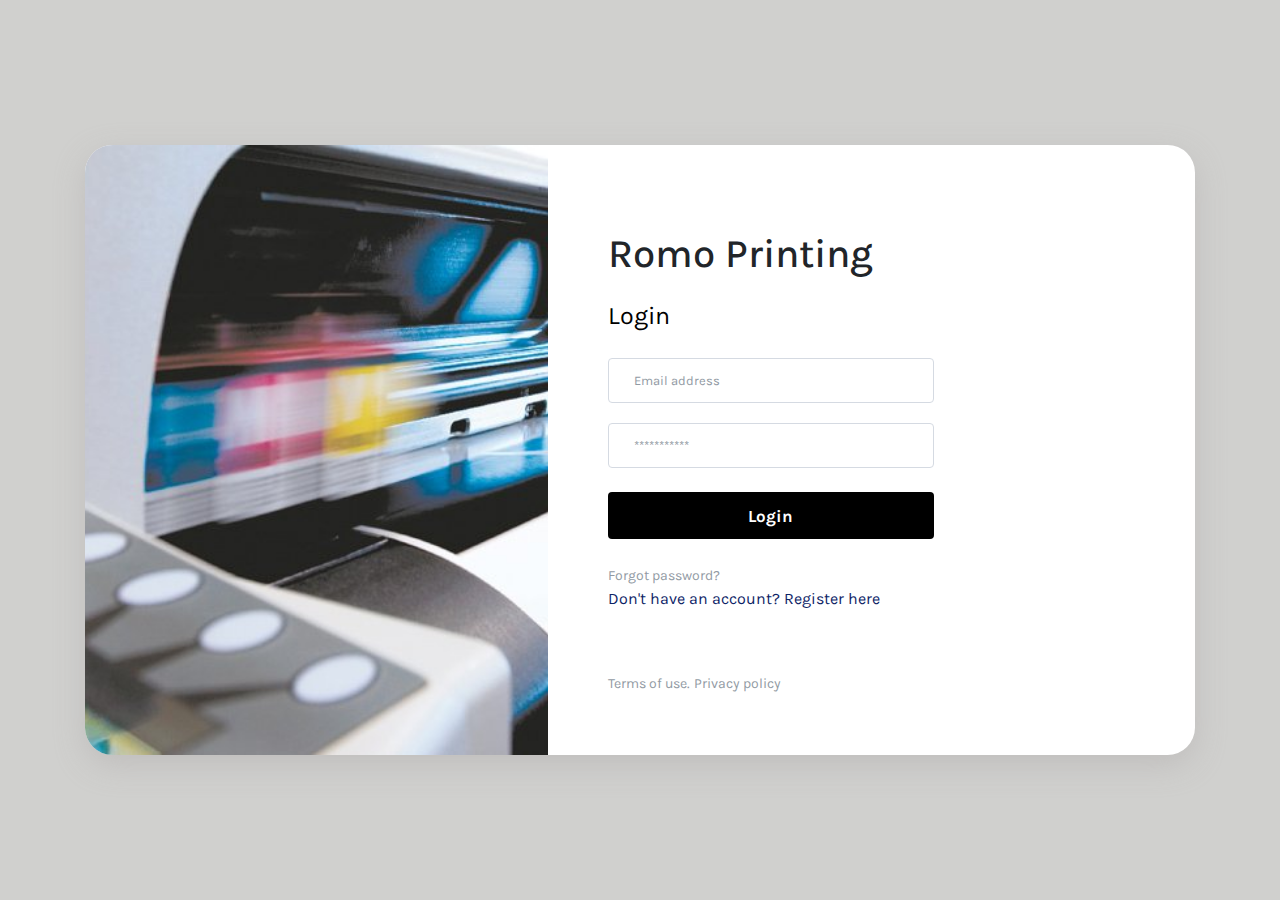
<file: app/Views/login.html>
<!DOCTYPE html>
<html lang="en">
<head>
  <meta charset="UTF-8">
  <meta name="viewport" content="width=device-width, initial-scale=1.0">
  <meta http-equiv="X-UA-Compatible" content="ie=edge">
  <title>Login Template</title>
  <link href="https://fonts.googleapis.com/css?family=Karla:400,700&display=swap" rel="stylesheet">
  <link rel="stylesheet" href="https://cdn.materialdesignicons.com/4.8.95/css/materialdesignicons.min.css">
  <link rel="stylesheet" href="https://stackpath.bootstrapcdn.com/bootstrap/4.4.1/css/bootstrap.min.css">
  <link rel="stylesheet" href="../../public/urbanui-login-template-free-2-38baaa875b8e/assets/css/login.css">
</head>
<body>
  <main class="d-flex align-items-center min-vh-100 py-3 py-md-0">
    <div class="container">
      <div class="card login-card">
        <div class="row no-gutters">
          <div class="col-md-5">
            <img src="../../public/urbanui-login-template-free-2-38baaa875b8e/assets/images/pr.jpg" alt="login" class="login-card-img">
          </div>
          <div class="col-md-7">
            <div class="card-body">
              <div class="brand-wrapper">
                <h1>Romo Printing</h1>
              </div>
              <p class="login-card-description">Login</p>
              <form action="#!">
                  <div class="form-group">
                    <label for="email" class="sr-only">Email</label>
                    <input type="email" name="email" id="email" class="form-control" placeholder="Email address">
                  </div>
                  <div class="form-group mb-4">
                    <label for="password" class="sr-only">Password</label>
                    <input type="password" name="password" id="password" class="form-control" placeholder="***********">
                  </div>
                  <input name="login" id="login" class="btn btn-block login-btn mb-4" type="button" value="Login">
                </form>
                <a href="#!" class="forgot-password-link">Forgot password?</a>
                <p class="login-card-footer-text">Don't have an account? <a href="#!" class="text-reset">Register here</a></p>
                <nav class="login-card-footer-nav">
                  <a href="#!">Terms of use.</a>
                  <a href="#!">Privacy policy</a>
                </nav>
            </div>
          </div>
        </div>
      </div>
      <!-- <div class="card login-card">
        <img src="assets/images/login.jpg" alt="login" class="login-card-img">
        <div class="card-body">
          <h2 class="login-card-title">Login</h2>
          <p class="login-card-description">Sign in to your account to continue.</p>
          <form action="#!">
            <div class="form-group">
              <label for="email" class="sr-only">Email</label>
              <input type="email" name="email" id="email" class="form-control" placeholder="Email">
            </div>
            <div class="form-group">
              <label for="password" class="sr-only">Password</label>
              <input type="password" name="password" id="password" class="form-control" placeholder="Password">
            </div>
            <div class="form-prompt-wrapper">
              <div class="custom-control custom-checkbox login-card-check-box">
                <input type="checkbox" class="custom-control-input" id="customCheck1">
                <label class="custom-control-label" for="customCheck1">Remember me</label>
              </div>              
              <a href="#!" class="text-reset">Forgot password?</a>
            </div>
            <input name="login" id="login" class="btn btn-block login-btn mb-4" type="button" value="Login">
          </form>
          <p class="login-card-footer-text">Don't have an account? <a href="#!" class="text-reset">Register here</a></p>
        </div>
      </div> -->
    </div>
  </main>
  <script src="https://code.jquery.com/jquery-3.4.1.min.js"></script>
  <script src="https://cdn.jsdelivr.net/npm/popper.js@1.16.0/dist/umd/popper.min.js"></script>
  <script src="https://stackpath.bootstrapcdn.com/bootstrap/4.4.1/js/bootstrap.min.js"></script>
</body>
</html>
</file>
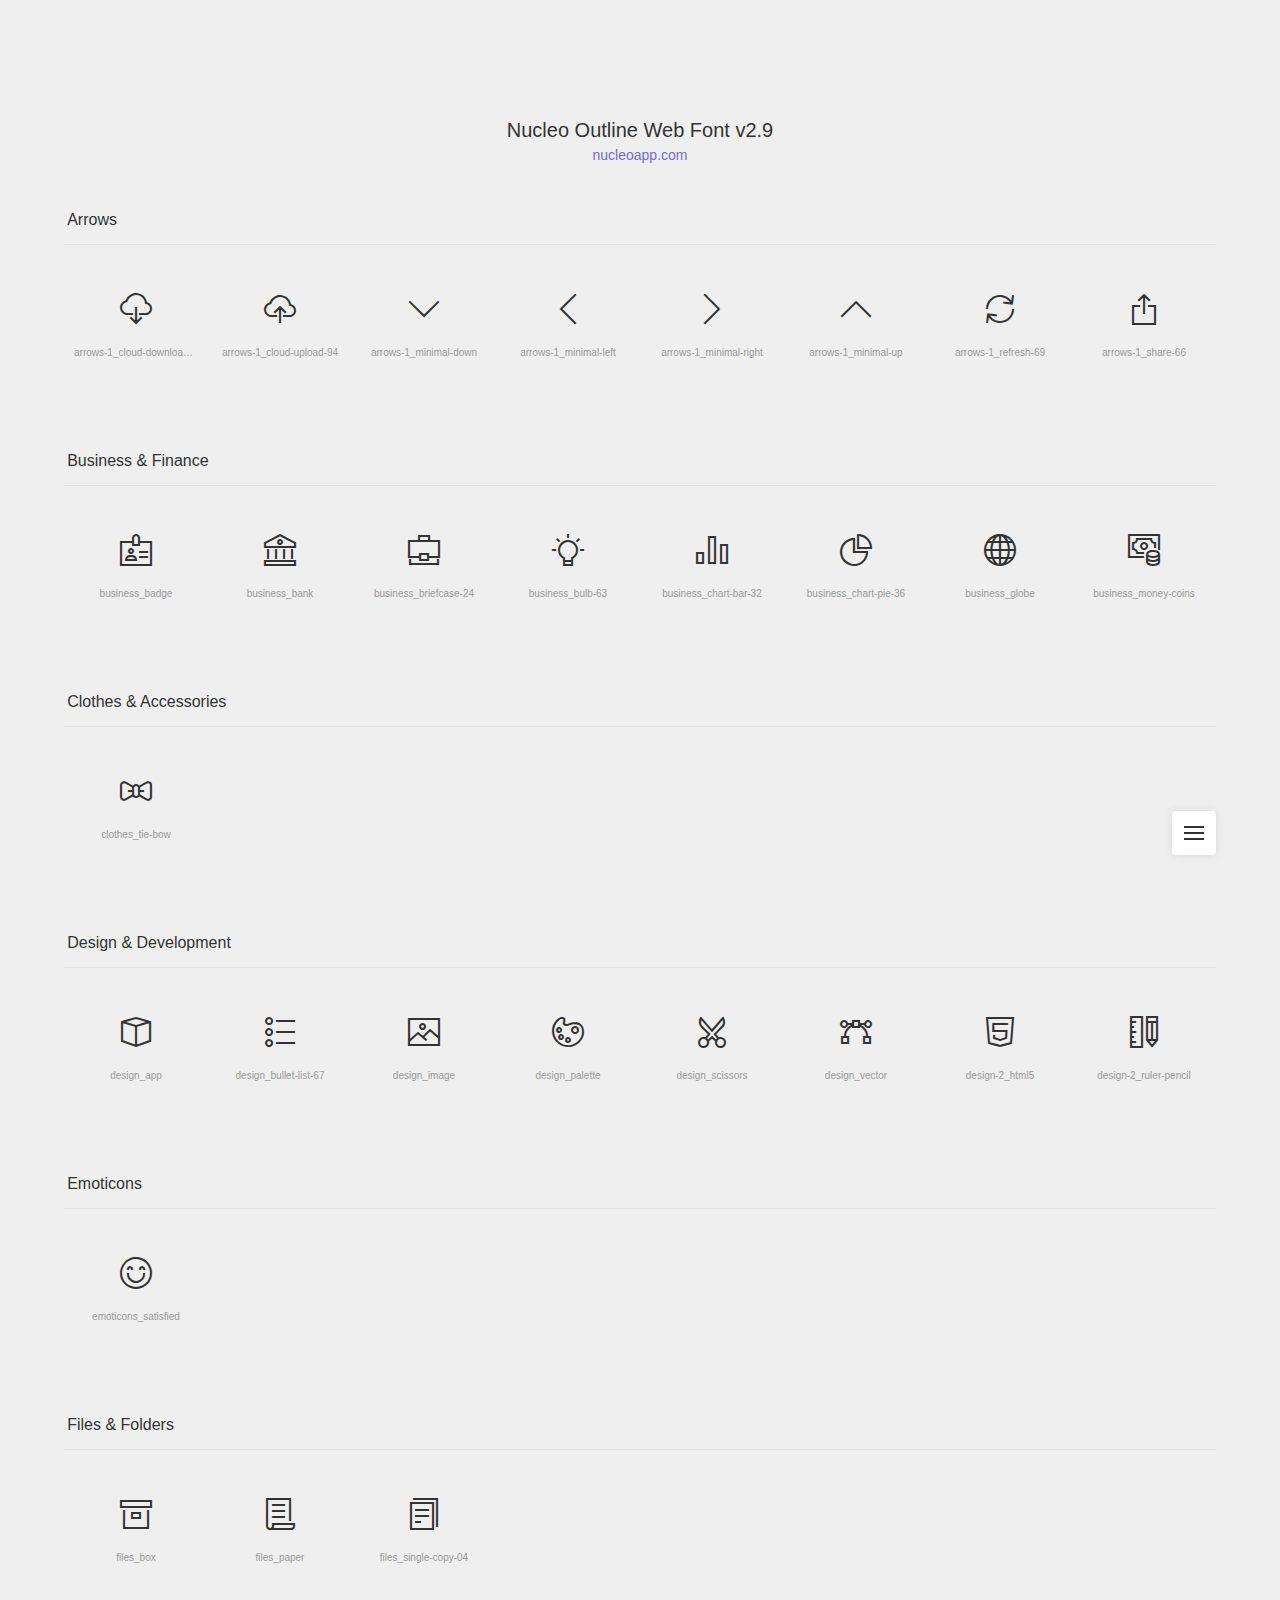
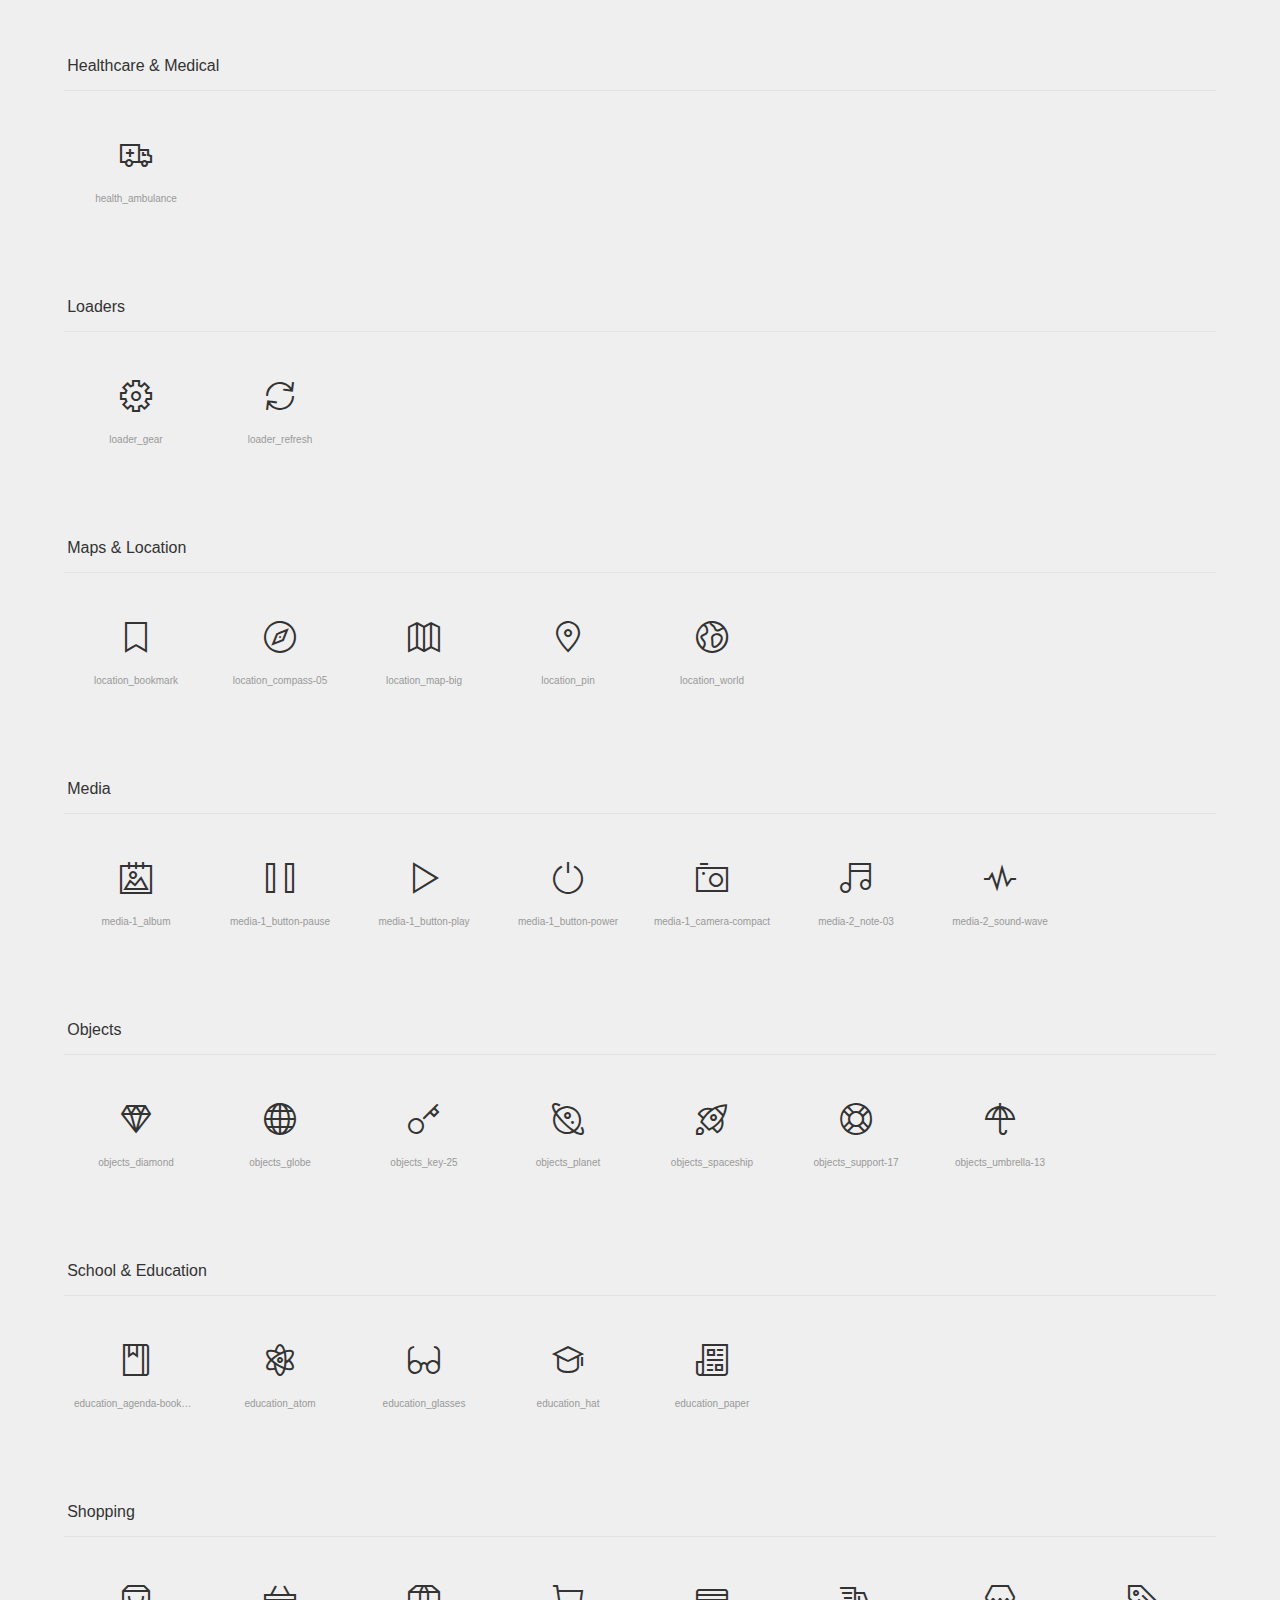
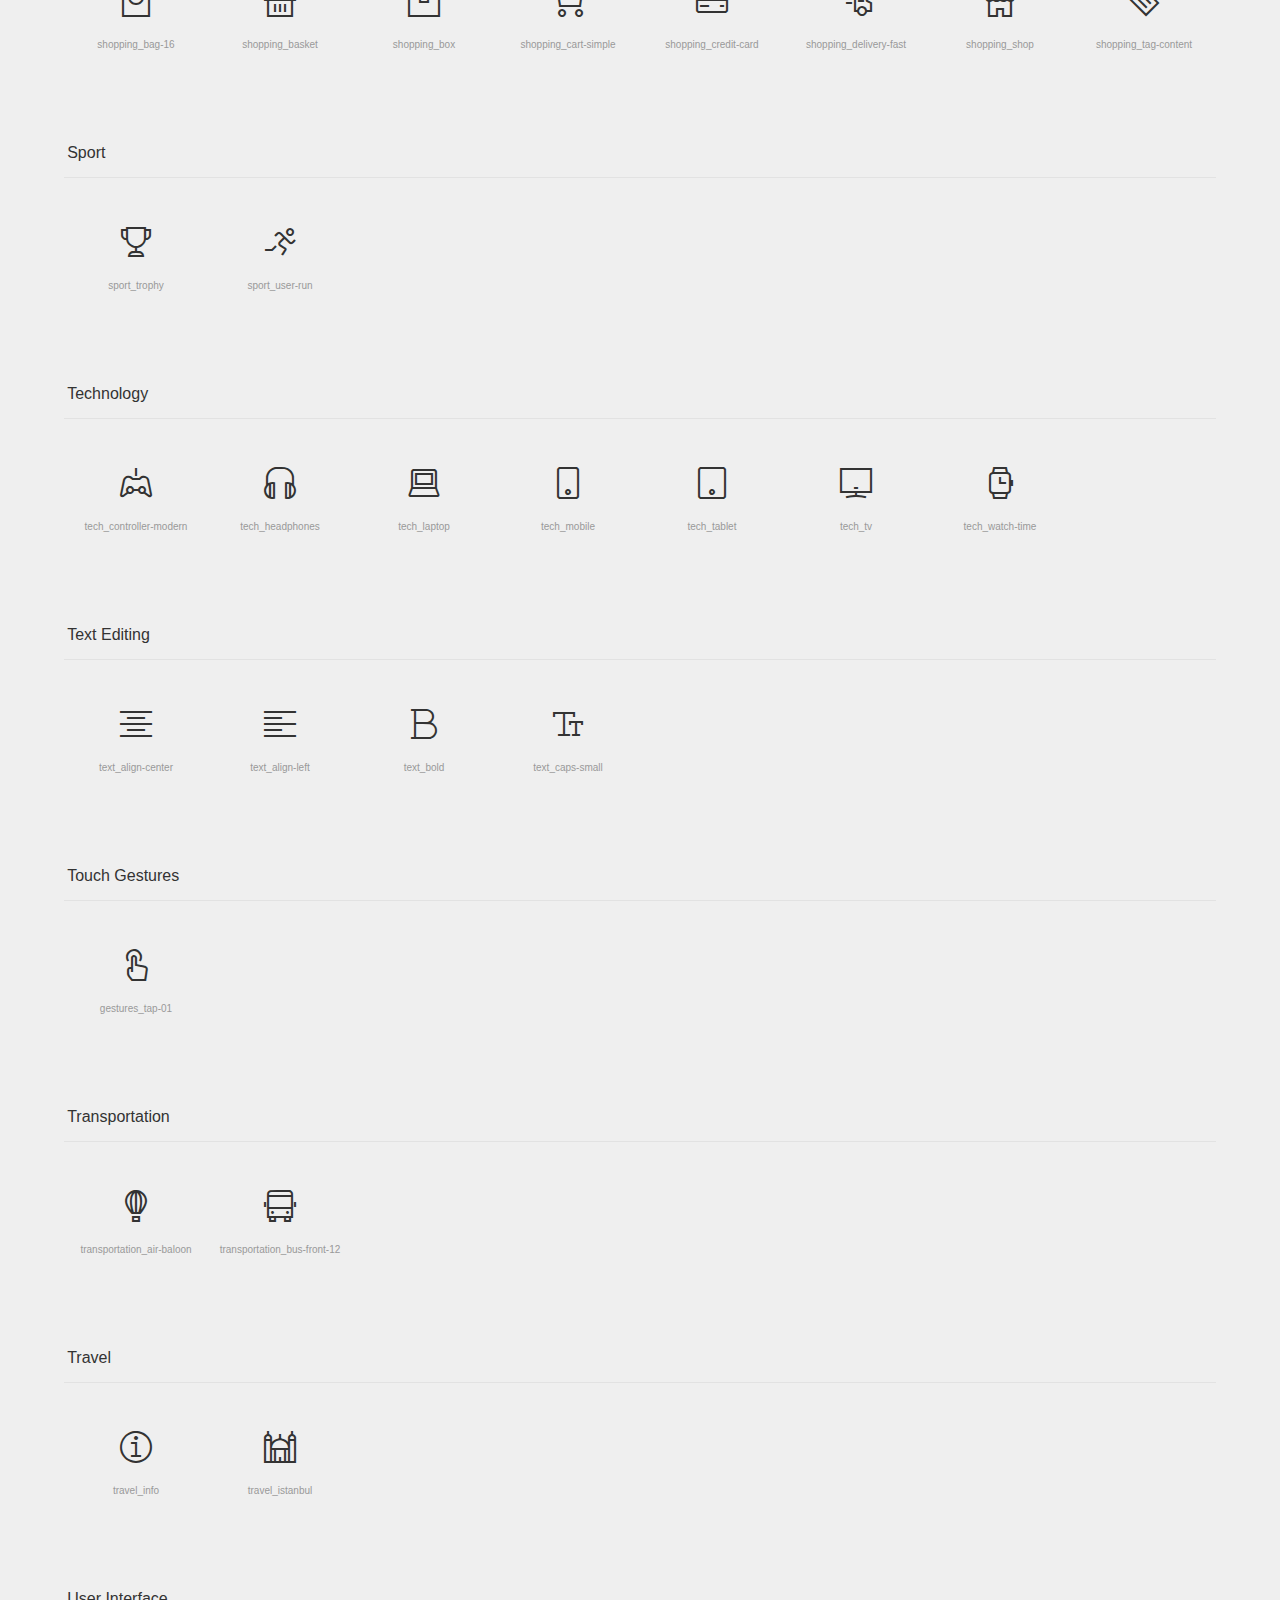
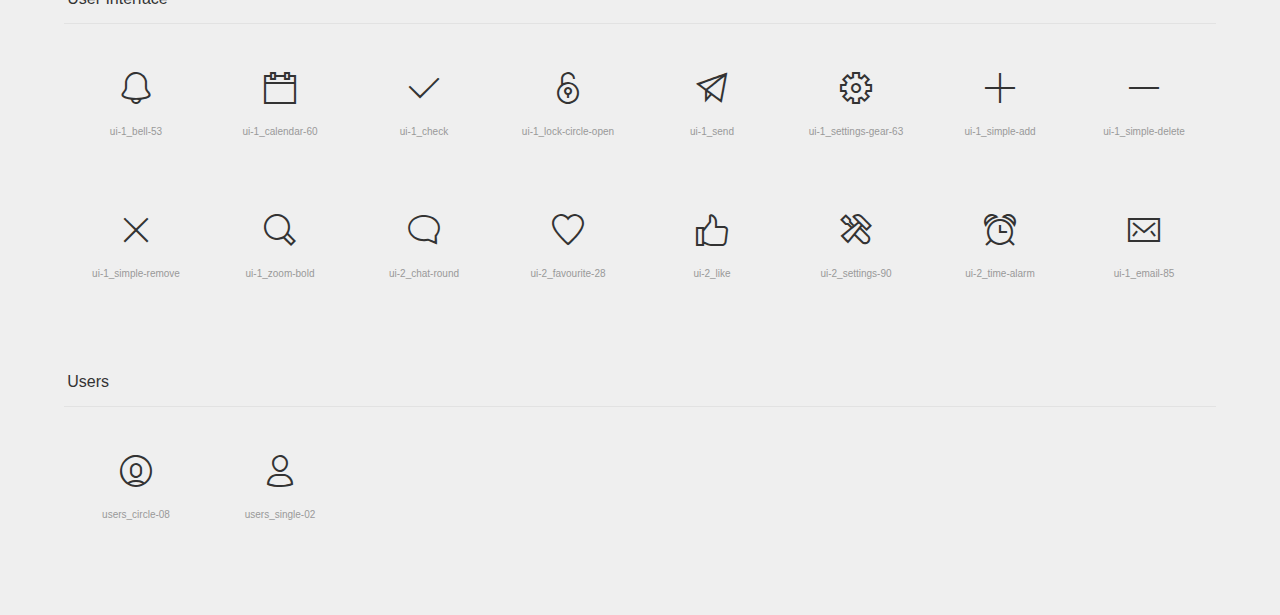
<file: public/now-ui-dashboard-master/nucleo-icons.html>
<!doctype html>
<html lang="en">

<head>
  <meta charset="UTF-8">
  <meta name="viewport" content="width=device-width, initial-scale=1">
  <link rel="stylesheet" href="./assets/css/now-ui-dashboard.css">
  <link rel="shortcut icon" href="./assets/img/favicon.png">
  <title>Nucleo Outline Web Font</title>
  <script src="https://code.jquery.com/jquery-3.3.1.min.js" integrity="sha256-FgpCb/KJQlLNfOu91ta32o/NMZxltwRo8QtmkMRdAu8=" crossorigin="anonymous"></script>
  <style media="screen">
    /* http://meyerweb.com/eric/tools/css/reset/
	 v2.0 | 20110126
	 License: none (public domain)
  */

    html,
    body,
    div,
    span,
    applet,
    object,
    iframe,
    h1,
    h2,
    h3,
    h4,
    h5,
    h6,
    p,
    blockquote,
    pre,
    a,
    abbr,
    acronym,
    address,
    big,
    cite,
    code,
    del,
    dfn,
    em,
    img,
    ins,
    kbd,
    q,
    s,
    samp,
    small,
    strike,
    strong,
    sub,
    sup,
    tt,
    var,
    b,
    u,
    i,
    center,
    dl,
    dt,
    dd,
    ol,
    ul,
    li,
    fieldset,
    form,
    label,
    legend,
    table,
    caption,
    tbody,
    tfoot,
    thead,
    tr,
    th,
    td,
    article,
    aside,
    canvas,
    details,
    embed,
    figure,
    figcaption,
    footer,
    header,
    hgroup,
    menu,
    nav,
    output,
    ruby,
    section,
    summary,
    time,
    mark,
    audio,
    video {
      margin: 0;
      padding: 0;
      border: 0;
      font-size: 100%;
      font: inherit;
      vertical-align: baseline;
    }

    /* HTML5 display-role reset for older browsers */
    article,
    aside,
    details,
    figcaption,
    figure,
    footer,
    header,
    hgroup,
    menu,
    nav,
    section,
    main {
      display: block;
    }

    body {
      line-height: 1;
    }

    ol,
    ul {
      list-style: none;
    }

    blockquote,
    q {
      quotes: none;
    }

    blockquote:before,
    blockquote:after,
    q:before,
    q:after {
      content: '';
      content: none;
    }

    table {
      border-collapse: collapse;
      border-spacing: 0;
    }



    /* --------------------------------

  Nucleo Outline Web Font - nucleoapp.com/
  License - nucleoapp.com/license/
  Created using IcoMoon - icomoon.io

  -------------------------------- */

    /* --------------------------------

  Primary style

  -------------------------------- */
    *,
    *::after,
    *::before {
      box-sizing: border-box;
    }

    html {
      font-size: 62.5%;
    }

    body {
      font-size: 1.6rem;
      font-family: sans-serif;
      color: #333333;
      background: #efefef;
    }

    a {
      color: #766acf;
      text-decoration: none;
    }

    /* --------------------------------

  Main components

  -------------------------------- */
    header {
      text-align: center;
      padding: 120px 0 0;
    }

    header h1 {
      font-size: 2rem;
    }

    header p {
      font-size: 1.4rem;
      margin-top: .6em;
    }

    header a:hover {
      text-decoration: underline;
    }

    section {
      width: 90%;
      max-width: 1200px;
      margin: 50px auto;
    }

    section h2 {
      border-bottom: 1px solid #e2e2e2;
      padding: 0 0 1em .2em;
      margin-bottom: 1em;
    }

    ul::after {
      clear: both;
      content: "";
      display: table;
    }

    ul li {
      width: 25%;
      float: left;
      padding: 16px 0;
      text-align: center;
      border-radius: .25em;
      -webkit-transition: background 0.2s;
      -moz-transition: background 0.2s;
      transition: background 0.2s;
      -webkit-user-select: none;
      -moz-user-select: none;
      -ms-user-select: none;
      user-select: none;
      overflow: hidden;
    }

    ul li:hover {
      background: #dbdbdb;
    }

    ul p,
    ul em,
    ul input {
      display: inline-block;
      font-size: 1rem;
      color: #999999;
      -webkit-user-select: auto;
      -moz-user-select: auto;
      -ms-user-select: auto;
      user-select: auto;
      white-space: nowrap;
      width: 100%;
      overflow: hidden;
      text-overflow: ellipsis;
      cursor: pointer;
    }

    ul p {
      padding: 10px;
      margin-top: 10px;
    }

    ul p::selection,
    ul em::selection {
      background: #766acf;
      color: #efefef;
    }

    ul em {
      margin-bottom: 8px;
    }

    ul em::before {
      content: '[';
    }

    ul em::after {
      content: ']';
    }

    ul input {
      text-align: center;
      background: transparent;
      border: none;
      box-shadow: none;
      outline: none;
    }

    @media only screen and (min-width: 768px) {
      ul li {
        width: 20%;
        float: left;
      }
    }

    @media only screen and (min-width: 1024px) {
      ul li {
        width: 12.5%;
        float: left;
        padding: 32px 0;
      }
    }

    /* --------------------------------

  Smart fixed navigation

  -------------------------------- */

    #cd-nav ul {
      /* mobile first */
      position: fixed;
      width: 90%;
      max-width: 400px;
      max-height: 90%;
      right: 5%;
      bottom: 5%;
      border-radius: 0.25em;
      box-shadow: 0 0 10px rgba(0, 0, 0, 0.1);
      background: white;
      visibility: hidden;
      /* remove overflow:hidden if you want to create a drop-down menu - but then remember to fix/eliminate the list items animation */
      overflow: hidden;
      overflow-y: auto;
      z-index: 1;
      /* Force Hardware Acceleration in WebKit */
      -webkit-backface-visibility: hidden;
      backface-visibility: hidden;
      -webkit-transform: scale(0);
      -moz-transform: scale(0);
      -ms-transform: scale(0);
      -o-transform: scale(0);
      transform: scale(0);
      -webkit-transform-origin: 100% 100%;
      -moz-transform-origin: 100% 100%;
      -ms-transform-origin: 100% 100%;
      -o-transform-origin: 100% 100%;
      transform-origin: 100% 100%;
      -webkit-transition: -webkit-transform 0.3s, visibility 0s 0.3s;
      -moz-transition: -moz-transform 0.3s, visibility 0s 0.3s;
      transition: transform 0.3s, visibility 0s 0.3s;
    }

    #cd-nav ul li {
      /* Force Hardware Acceleration in WebKit */
      -webkit-backface-visibility: hidden;
      backface-visibility: hidden;
      display: block;
      width: 100%;
      padding: 0;
      text-align: left;
    }

    #cd-nav ul li:hover {
      background-color: #FFF;
    }

    #cd-nav ul.is-visible {
      visibility: visible;
      -webkit-transform: scale(1);
      -moz-transform: scale(1);
      -ms-transform: scale(1);
      -o-transform: scale(1);
      transform: scale(1);
      -webkit-transition: -webkit-transform 0.3s, visibility 0s 0s;
      -moz-transition: -moz-transform 0.3s, visibility 0s 0s;
      transition: transform 0.3s, visibility 0s 0s;
    }

    #cd-nav li a {
      display: block;
      padding: 1em;
      font-size: 1.2rem;
      border-bottom: 1px solid #eff2f6;
    }

    #cd-nav li a:hover {
      color: #333333;
    }

    #cd-nav li:last-child a {
      border-bottom: none;
    }

    .cd-nav-trigger {
      position: fixed;
      bottom: 5%;
      right: 5%;
      width: 44px;
      height: 44px;
      background: white;
      border-radius: 0.25em;
      box-shadow: 0 0 10px rgba(0, 0, 0, 0.1);
      /* image replacement */
      overflow: hidden;
      text-indent: 100%;
      white-space: nowrap;
      z-index: 2;
    }

    .cd-nav-trigger span {
      /* the span element is used to create the menu icon */
      position: absolute;
      display: block;
      width: 20px;
      height: 2px;
      background: #333333;
      top: 50%;
      margin-top: -1px;
      left: 50%;
      margin-left: -10px;
      -webkit-transition: background 0.3s;
      -moz-transition: background 0.3s;
      transition: background 0.3s;
    }

    .cd-nav-trigger span::before,
    .cd-nav-trigger span::after {
      content: '';
      position: absolute;
      left: 0;
      background: inherit;
      width: 100%;
      height: 100%;
      /* Force Hardware Acceleration in WebKit */
      -webkit-transform: translateZ(0);
      -moz-transform: translateZ(0);
      -ms-transform: translateZ(0);
      -o-transform: translateZ(0);
      transform: translateZ(0);
      -webkit-backface-visibility: hidden;
      backface-visibility: hidden;
      -webkit-transition: -webkit-transform 0.3s, background 0s;
      -moz-transition: -moz-transform 0.3s, background 0s;
      transition: transform 0.3s, background 0s;
    }

    .cd-nav-trigger span::before {
      top: -6px;
      -webkit-transform: rotate(0);
      -moz-transform: rotate(0);
      -ms-transform: rotate(0);
      -o-transform: rotate(0);
      transform: rotate(0);
    }

    .cd-nav-trigger span::after {
      bottom: -6px;
      -webkit-transform: rotate(0);
      -moz-transform: rotate(0);
      -ms-transform: rotate(0);
      -o-transform: rotate(0);
      transform: rotate(0);
    }

    .cd-nav-trigger.menu-is-open {
      box-shadow: none;
    }

    .cd-nav-trigger.menu-is-open span {
      background: rgba(232, 74, 100, 0);
    }

    .cd-nav-trigger.menu-is-open span::before,
    .cd-nav-trigger.menu-is-open span::after {
      background: #333333;
    }

    .cd-nav-trigger.menu-is-open span::before {
      top: 0;
      -webkit-transform: rotate(135deg);
      -moz-transform: rotate(135deg);
      -ms-transform: rotate(135deg);
      -o-transform: rotate(135deg);
      transform: rotate(135deg);
    }

    .cd-nav-trigger.menu-is-open span::after {
      bottom: 0;
      -webkit-transform: rotate(225deg);
      -moz-transform: rotate(225deg);
      -ms-transform: rotate(225deg);
      -o-transform: rotate(225deg);
      transform: rotate(225deg);
    }

    .now-ui-icons {
      display: inline-block;
      font: normal normal normal 32px/1 'Nucleo Outline';
      speak: none;
      text-transform: none;
      -webkit-font-smoothing: antialiased;
      -moz-osx-font-smoothing: grayscale;
    }
  </style>
</head>

<body>
  <header>
    <h1>Nucleo Outline Web Font v2.9</h1>
    <p><a href="https://nucleoapp.com/?ref=creativetim">nucleoapp.com</a></p>
  </header>
  <div id="cd-nav">
    <a id="cd-nav-trigger" href="#0" class="cd-nav-trigger">Menu<span></span></a>
    <nav>
      <ul id="cd-main-nav">
        <li><a href="#arrows">Arrows</a></li>
        <li><a href="#business">Business &amp; Finance</a></li>
        <li><a href="#clothes">Clothes &amp; Accessories</a></li>
        <li><a href="#design">Design &amp; Development</a></li>
        <li><a href="#emoticons">Emoticons</a></li>
        <li><a href="#files">Files &amp; Folders</a></li>
        <li><a href="#medical">Healthcare &amp; Medical</a></li>
        <li><a href="#loaders">Loaders</a></li>
        <li><a href="#maps">Maps &amp; Location</a></li>
        <li><a href="#media">Media</a></li>
        <li><a href="#objects">Objects</a></li>
        <li><a href="#school">School &amp; Education</a></li>
        <li><a href="#shopping">Shopping</a></li>
        <li><a href="#sport">Sport</a></li>
        <li><a href="#technology">Technology</a></li>
        <li><a href="#text">Text Editing</a></li>
        <li><a href="#gestures">Touch Gestures</a></li>
        <li><a href="#transportation">Transportation</a></li>
        <li><a href="#travel">Travel</a></li>
        <li><a href="#interface">User Interface</a></li>
        <li><a href="#users">Users</a></li>
      </ul>
    </nav>
  </div>
  <div id="icons-wrapper">
    <section id="arrows">
      <h2>Arrows</h2>
      <ul>
        <li>
          <i class="now-ui-icons arrows-1_cloud-download-93"></i>
          <p>arrows-1_cloud-download-93</p>
        </li>
        <li>
          <i class="now-ui-icons arrows-1_cloud-upload-94"></i>
          <p>arrows-1_cloud-upload-94</p>
        </li>
        <li>
          <i class="now-ui-icons arrows-1_minimal-down"></i>
          <p>arrows-1_minimal-down</p>
        </li>
        <li>
          <i class="now-ui-icons arrows-1_minimal-left"></i>
          <p>arrows-1_minimal-left</p>
        </li>
        <li>
          <i class="now-ui-icons arrows-1_minimal-right"></i>
          <p>arrows-1_minimal-right</p>
        </li>
        <li>
          <i class="now-ui-icons arrows-1_minimal-up"></i>
          <p>arrows-1_minimal-up</p>
        </li>
        <li>
          <i class="now-ui-icons arrows-1_refresh-69"></i>
          <p>arrows-1_refresh-69</p>
        </li>
        <li>
          <i class="now-ui-icons arrows-1_share-66"></i>
          <p>arrows-1_share-66</p>
        </li>
      </ul>
    </section>
    <section id="business">
      <h2>Business &amp; Finance</h2>
      <ul>
        <li>
          <i class="now-ui-icons business_badge"></i>
          <p>business_badge</p>
        </li>
        <li>
          <i class="now-ui-icons business_bank"></i>
          <p>business_bank</p>
        </li>
        <li>
          <i class="now-ui-icons business_briefcase-24"></i>
          <p>business_briefcase-24</p>
        </li>
        <li>
          <i class="now-ui-icons business_bulb-63"></i>
          <p>business_bulb-63</p>
        </li>
        <li>
          <i class="now-ui-icons business_chart-bar-32"></i>
          <p>business_chart-bar-32</p>
        </li>
        <li>
          <i class="now-ui-icons business_chart-pie-36"></i>
          <p>business_chart-pie-36</p>
        </li>
        <li>
          <i class="now-ui-icons business_globe"></i>
          <p>business_globe</p>
        </li>
        <li>
          <i class="now-ui-icons business_money-coins"></i>
          <p>business_money-coins</p>
        </li>
      </ul>
    </section>
    <section id="clothes">
      <h2>Clothes &amp; Accessories</h2>
      <ul>
        <li>
          <i class="now-ui-icons clothes_tie-bow"></i>
          <p>clothes_tie-bow</p>
        </li>
      </ul>
    </section>
    <section id="design">
      <h2>Design &amp; Development</h2>
      <ul>
        <li>
          <i class="now-ui-icons design_app"></i>
          <p>design_app</p>
        </li>
        <li>
          <i class="now-ui-icons design_bullet-list-67"></i>
          <p>design_bullet-list-67</p>
        </li>
        <li>
          <i class="now-ui-icons design_image"></i>
          <p>design_image</p>
        </li>
        <li>
          <i class="now-ui-icons design_palette"></i>
          <p>design_palette</p>
        </li>
        <li>
          <i class="now-ui-icons design_scissors"></i>
          <p>design_scissors</p>
        </li>
        <li>
          <i class="now-ui-icons design_vector"></i>
          <p>design_vector</p>
        </li>
        <li>
          <i class="now-ui-icons design-2_html5"></i>
          <p>design-2_html5</p>
        </li>
        <li>
          <i class="now-ui-icons design-2_ruler-pencil"></i>
          <p>design-2_ruler-pencil</p>
        </li>
      </ul>
    </section>
    <section id="emoticons">
      <h2>Emoticons</h2>
      <ul>
        <li>
          <i class="now-ui-icons emoticons_satisfied"></i>
          <p>emoticons_satisfied</p>
        </li>
      </ul>
    </section>
    <section id="files">
      <h2>Files &amp; Folders</h2>
      <ul>
        <li>
          <i class="now-ui-icons files_box"></i>
          <p>files_box</p>
        </li>
        <li>
          <i class="now-ui-icons files_paper"></i>
          <p>files_paper</p>
        </li>
        <li>
          <i class="now-ui-icons files_single-copy-04"></i>
          <p>files_single-copy-04</p>
        </li>
      </ul>
    </section>
    <section id="medical">
      <h2>Healthcare &amp; Medical</h2>
      <ul>
        <li>
          <i class="now-ui-icons health_ambulance"></i>
          <p>health_ambulance</p>
        </li>
      </ul>
    </section>
    <section id="loaders">
      <h2>Loaders</h2>
      <ul>
        <li>
          <i class="now-ui-icons loader_gear spin"></i>
          <p>loader_gear</p>
        </li>
        <li>
          <i class="now-ui-icons loader_refresh spin"></i>
          <p>loader_refresh</p>
        </li>
      </ul>
    </section>
    <section id="maps">
      <h2>Maps &amp; Location</h2>
      <ul>
        <li>
          <i class="now-ui-icons location_bookmark"></i>
          <p>location_bookmark</p>
        </li>
        <li>
          <i class="now-ui-icons location_compass-05"></i>
          <p>location_compass-05</p>
        </li>
        <li>
          <i class="now-ui-icons location_map-big"></i>
          <p>location_map-big</p>
        </li>
        <li>
          <i class="now-ui-icons location_pin"></i>
          <p>location_pin</p>
        </li>
        <li>
          <i class="now-ui-icons location_world"></i>
          <p>location_world</p>
        </li>
      </ul>
    </section>
    <section id="media">
      <h2>Media</h2>
      <ul>
        <li>
          <i class="now-ui-icons media-1_album"></i>
          <p>media-1_album</p>
        </li>
        <li>
          <i class="now-ui-icons media-1_button-pause"></i>
          <p>media-1_button-pause</p>
        </li>
        <li>
          <i class="now-ui-icons media-1_button-play"></i>
          <p>media-1_button-play</p>
        </li>
        <li>
          <i class="now-ui-icons media-1_button-power"></i>
          <p>media-1_button-power</p>
        </li>
        <li>
          <i class="now-ui-icons media-1_camera-compact"></i>
          <p>media-1_camera-compact</p>
        </li>
        <li>
          <i class="now-ui-icons media-2_note-03"></i>
          <p>media-2_note-03</p>
        </li>
        <li>
          <i class="now-ui-icons media-2_sound-wave"></i>
          <p>media-2_sound-wave</p>
        </li>
      </ul>
    </section>
    <section id="objects">
      <h2>Objects</h2>
      <ul>
        <li>
          <i class="now-ui-icons objects_diamond"></i>
          <p>objects_diamond</p>
        </li>
        <li>
          <i class="now-ui-icons objects_globe"></i>
          <p>objects_globe</p>
        </li>
        <li>
          <i class="now-ui-icons objects_key-25"></i>
          <p>objects_key-25</p>
        </li>
        <li>
          <i class="now-ui-icons objects_planet"></i>
          <p>objects_planet</p>
        </li>
        <li>
          <i class="now-ui-icons objects_spaceship"></i>
          <p>objects_spaceship</p>
        </li>
        <li>
          <i class="now-ui-icons objects_support-17"></i>
          <p>objects_support-17</p>
        </li>
        <li>
          <i class="now-ui-icons objects_umbrella-13"></i>
          <p>objects_umbrella-13</p>
        </li>
      </ul>
    </section>
    <section id="school">
      <h2>School &amp; Education</h2>
      <ul>
        <li>
          <i class="now-ui-icons education_agenda-bookmark"></i>
          <p>education_agenda-bookmark</p>
        </li>
        <li>
          <i class="now-ui-icons education_atom"></i>
          <p>education_atom</p>
        </li>
        <li>
          <i class="now-ui-icons education_glasses"></i>
          <p>education_glasses</p>
        </li>
        <li>
          <i class="now-ui-icons education_hat"></i>
          <p>education_hat</p>
        </li>
        <li>
          <i class="now-ui-icons education_paper"></i>
          <p>education_paper</p>
        </li>
      </ul>
    </section>
    <section id="shopping">
      <h2>Shopping</h2>
      <ul>
        <li>
          <i class="now-ui-icons shopping_bag-16"></i>
          <p>shopping_bag-16</p>
        </li>
        <li>
          <i class="now-ui-icons shopping_basket"></i>
          <p>shopping_basket</p>
        </li>
        <li>
          <i class="now-ui-icons shopping_box"></i>
          <p>shopping_box</p>
        </li>
        <li>
          <i class="now-ui-icons shopping_cart-simple"></i>
          <p>shopping_cart-simple</p>
        </li>
        <li>
          <i class="now-ui-icons shopping_credit-card"></i>
          <p>shopping_credit-card</p>
        </li>
        <li>
          <i class="now-ui-icons shopping_delivery-fast"></i>
          <p>shopping_delivery-fast</p>
        </li>
        <li>
          <i class="now-ui-icons shopping_shop"></i>
          <p>shopping_shop</p>
        </li>
        <li>
          <i class="now-ui-icons shopping_tag-content"></i>
          <p>shopping_tag-content</p>
        </li>
      </ul>
    </section>
    <section id="sport">
      <h2>Sport</h2>
      <ul>
        <li>
          <i class="now-ui-icons sport_trophy"></i>
          <p>sport_trophy</p>
        </li>
        <li>
          <i class="now-ui-icons sport_user-run"></i>
          <p>sport_user-run</p>
        </li>
      </ul>
    </section>
    <section id="technology">
      <h2>Technology</h2>
      <ul>
        <li>
          <i class="now-ui-icons tech_controller-modern"></i>
          <p>tech_controller-modern</p>
        </li>
        <li>
          <i class="now-ui-icons tech_headphones"></i>
          <p>tech_headphones</p>
        </li>
        <li>
          <i class="now-ui-icons tech_laptop"></i>
          <p>tech_laptop</p>
        </li>
        <li>
          <i class="now-ui-icons tech_mobile"></i>
          <p>tech_mobile</p>
        </li>
        <li>
          <i class="now-ui-icons tech_tablet"></i>
          <p>tech_tablet</p>
        </li>
        <li>
          <i class="now-ui-icons tech_tv"></i>
          <p>tech_tv</p>
        </li>
        <li>
          <i class="now-ui-icons tech_watch-time"></i>
          <p>tech_watch-time</p>
        </li>
      </ul>
    </section>
    <section id="text">
      <h2>Text Editing</h2>
      <ul>
        <li>
          <i class="now-ui-icons text_align-center"></i>
          <p>text_align-center</p>
        </li>
        <li>
          <i class="now-ui-icons text_align-left"></i>
          <p>text_align-left</p>
        </li>
        <li>
          <i class="now-ui-icons text_bold"></i>
          <p>text_bold</p>
        </li>
        <li>
          <i class="now-ui-icons text_caps-small"></i>
          <p>text_caps-small</p>
        </li>
      </ul>
    </section>
    <section id="gestures">
      <h2>Touch Gestures</h2>
      <ul>
        <li>
          <i class="now-ui-icons gestures_tap-01"></i>
          <p>gestures_tap-01</p>
        </li>
      </ul>
    </section>
    <section id="transportation">
      <h2>Transportation</h2>
      <ul>
        <li>
          <i class="now-ui-icons transportation_air-baloon"></i>
          <p>transportation_air-baloon</p>
        </li>
        <li>
          <i class="now-ui-icons transportation_bus-front-12"></i>
          <p>transportation_bus-front-12</p>
        </li>
      </ul>
    </section>
    <section id="travel">
      <h2>Travel</h2>
      <ul>
        <li>
          <i class="now-ui-icons travel_info"></i>
          <p>travel_info</p>
        </li>
        <li>
          <i class="now-ui-icons travel_istanbul"></i>
          <p>travel_istanbul</p>
        </li>
      </ul>
    </section>
    <section id="interface">
      <h2>User Interface</h2>
      <ul>
        <li>
          <i class="now-ui-icons ui-1_bell-53"></i>
          <p>ui-1_bell-53</p>
        </li>
        <li>
          <i class="now-ui-icons ui-1_calendar-60"></i>
          <p>ui-1_calendar-60</p>
        </li>
        <li>
          <i class="now-ui-icons ui-1_check"></i>
          <p>ui-1_check</p>
        </li>
        <li>
          <i class="now-ui-icons ui-1_lock-circle-open"></i>
          <p>ui-1_lock-circle-open</p>
        </li>
        <li>
          <i class="now-ui-icons ui-1_send"></i>
          <p>ui-1_send</p>
        </li>
        <li>
          <i class="now-ui-icons ui-1_settings-gear-63"></i>
          <p>ui-1_settings-gear-63</p>
        </li>
        <li>
          <i class="now-ui-icons ui-1_simple-add"></i>
          <p>ui-1_simple-add</p>
        </li>
        <li>
          <i class="now-ui-icons ui-1_simple-delete"></i>
          <p>ui-1_simple-delete</p>
        </li>
        <li>
          <i class="now-ui-icons ui-1_simple-remove"></i>
          <p>ui-1_simple-remove</p>
        </li>
        <li>
          <i class="now-ui-icons ui-1_zoom-bold"></i>
          <p>ui-1_zoom-bold</p>
        </li>
        <li>
          <i class="now-ui-icons ui-2_chat-round"></i>
          <p>ui-2_chat-round</p>
        </li>
        <li>
          <i class="now-ui-icons ui-2_favourite-28"></i>
          <p>ui-2_favourite-28</p>
        </li>
        <li>
          <i class="now-ui-icons ui-2_like"></i>
          <p>ui-2_like</p>
        </li>
        <li>
          <i class="now-ui-icons ui-2_settings-90"></i>
          <p>ui-2_settings-90</p>
        </li>
        <li>
          <i class="now-ui-icons ui-2_time-alarm"></i>
          <p>ui-2_time-alarm</p>
        </li>
        <li>
          <i class="now-ui-icons ui-1_email-85"></i>
          <p>ui-1_email-85</p>
        </li>
      </ul>
    </section>
    <section id="users">
      <h2>Users</h2>
      <ul>
        <li>
          <i class="now-ui-icons users_circle-08"></i>
          <p>users_circle-08</p>
        </li>
        <li>
          <i class="now-ui-icons users_single-02"></i>
          <p>users_single-02</p>
        </li>
      </ul>
    </section>
  </div>
  <script>
    function SelectText(element) {
      var doc = document,
        text = element,
        range, selection;
      if (doc.body.createTextRange) {
        range = document.body.createTextRange();
        range.moveToElementText(text);
        range.select();
      } else if (window.getSelection) {
        selection = window.getSelection();
        range = document.createRange();
        range.selectNodeContents(text);
        selection.removeAllRanges();
        selection.addRange(range);
      }
    }

    function hasClass(ele, cls) {
      return !!ele.getAttribute('class').match(new RegExp('(\\s|^)' + cls + '(\\s|$)'));
    }

    window.onload = function() {
      var trigger = document.getElementById('cd-nav-trigger'),
        menu = document.getElementById('cd-main-nav'),
        menuItems = menu.getElementsByTagName('li');
      trigger.onclick = function toggleMenu() {
        if (hasClass(trigger, 'menu-is-open')) {
          trigger.setAttribute('class', 'cd-nav-trigger');
          menu.setAttribute('class', '');
        } else {
          trigger.setAttribute('class', 'cd-nav-trigger menu-is-open');
          menu.setAttribute('class', 'is-visible');
        }
      }

      for (var i = 0; i < menuItems.length; i++) {
        menuItems[i].onclick = function closeMenu() {
          trigger.setAttribute('class', 'cd-nav-trigger');
          menu.setAttribute('class', '');
        }
      }
    }
  </script>
</body>

</html>
</file>
<file: public/urbanui-login-template-free-2-38baaa875b8e/assets/css/login.css>
body {
  font-family: "Karla", sans-serif;
  background-color: #d0d0ce;
  min-height: 100vh; }

.brand-wrapper {
  margin-bottom: 19px; }
  .brand-wrapper .logo {
    height: 37px; }

.login-card {
  border: 0;
  border-radius: 27.5px;
  box-shadow: 0 10px 30px 0 rgba(172, 168, 168, 0.43);
  overflow: hidden; }
  .login-card-img {
    border-radius: 0;
    position: absolute;
    width: 100%;
    height: 100%;
    -o-object-fit: cover;
       object-fit: cover; }
  .login-card .card-body {
    padding: 85px 60px 60px; }
    @media (max-width: 422px) {
      .login-card .card-body {
        padding: 35px 24px; } }
  .login-card-description {
    font-size: 25px;
    color: #000;
    font-weight: normal;
    margin-bottom: 23px; }
  .login-card form {
    max-width: 326px; }
  .login-card .form-control {
    border: 1px solid #d5dae2;
    padding: 15px 25px;
    margin-bottom: 20px;
    min-height: 45px;
    font-size: 13px;
    line-height: 15;
    font-weight: normal; }
    .login-card .form-control::-webkit-input-placeholder {
      color: #919aa3; }
    .login-card .form-control::-moz-placeholder {
      color: #919aa3; }
    .login-card .form-control:-ms-input-placeholder {
      color: #919aa3; }
    .login-card .form-control::-ms-input-placeholder {
      color: #919aa3; }
    .login-card .form-control::placeholder {
      color: #919aa3; }
  .login-card .login-btn {
    padding: 13px 20px 12px;
    background-color: #000;
    border-radius: 4px;
    font-size: 17px;
    font-weight: bold;
    line-height: 20px;
    color: #fff;
    margin-bottom: 24px; }
    .login-card .login-btn:hover {
      border: 1px solid #000;
      background-color: transparent;
      color: #000; }
  .login-card .forgot-password-link {
    font-size: 14px;
    color: #919aa3;
    margin-bottom: 12px; }
  .login-card-footer-text {
    font-size: 16px;
    color: #0d2366;
    margin-bottom: 60px; }
    @media (max-width: 767px) {
      .login-card-footer-text {
        margin-bottom: 24px; } }
  .login-card-footer-nav a {
    font-size: 14px;
    color: #919aa3; }

/*# sourceMappingURL=login.css.map */
</file>
